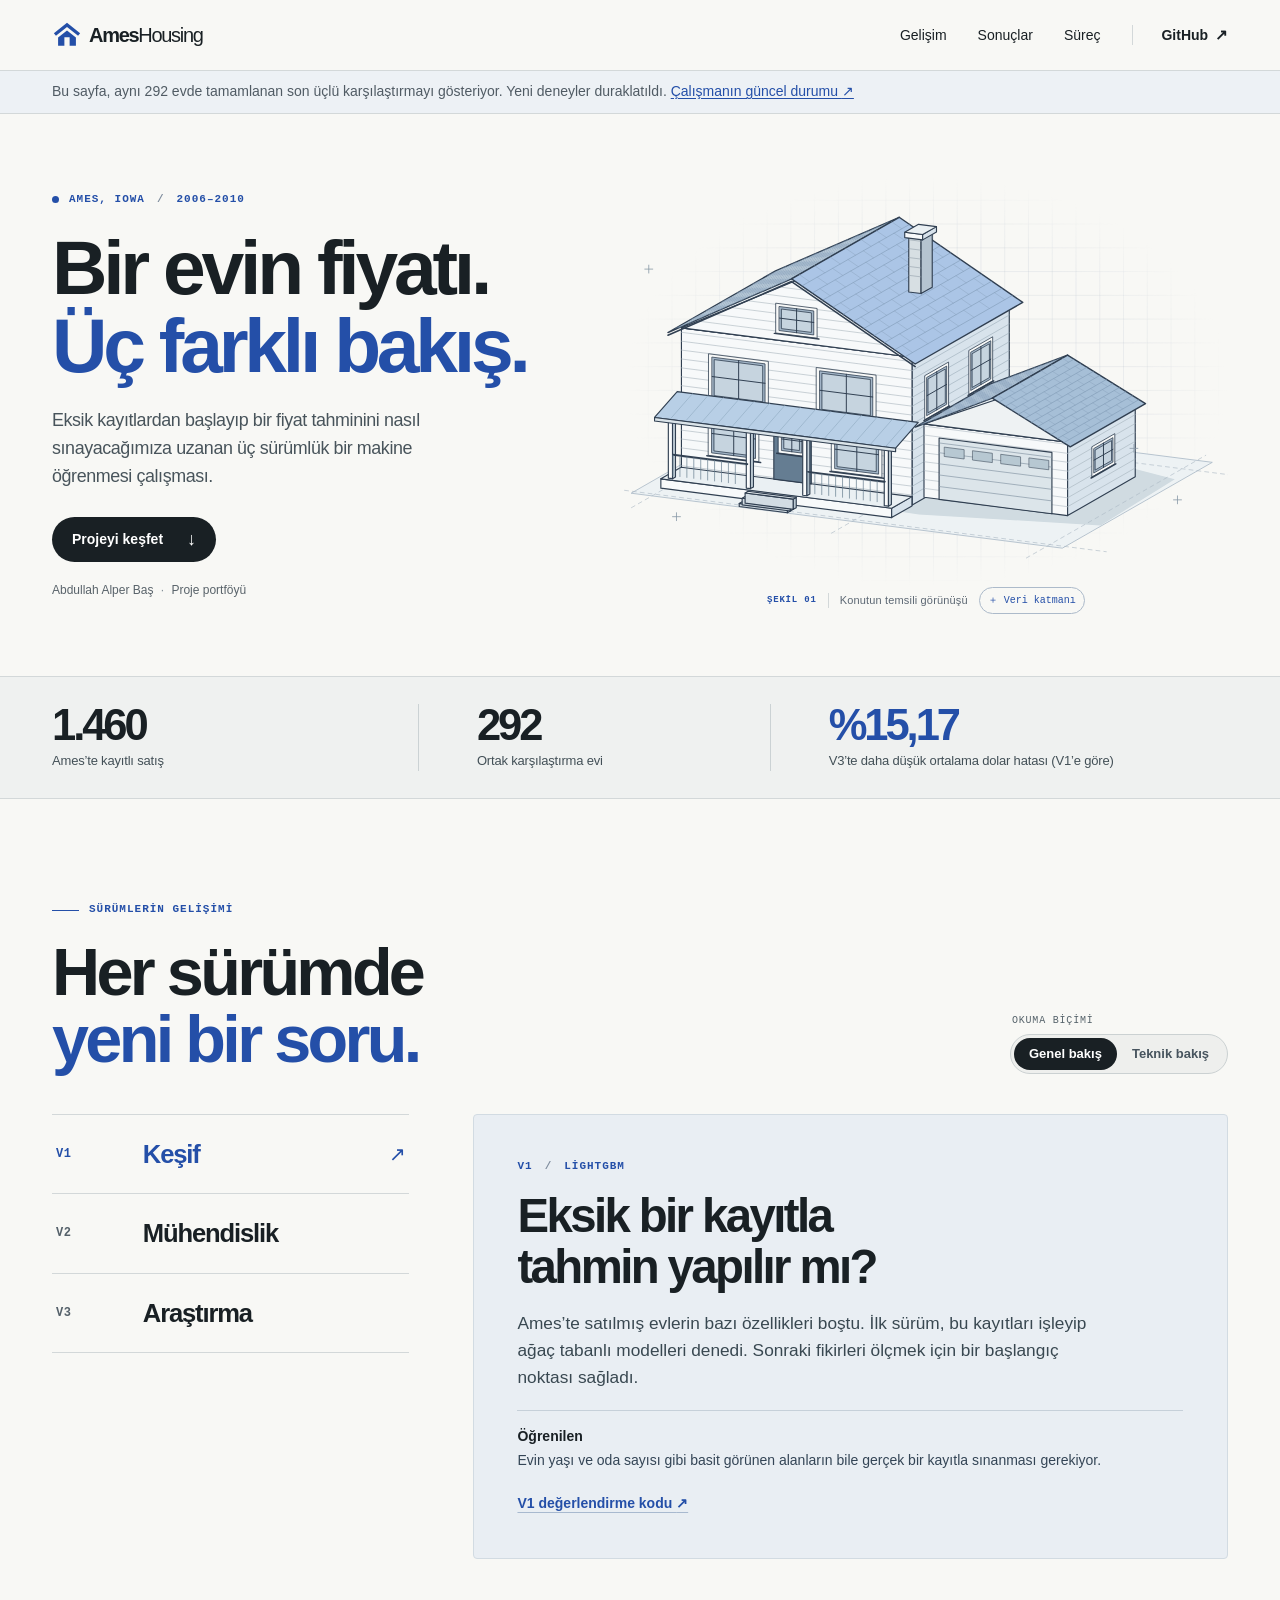
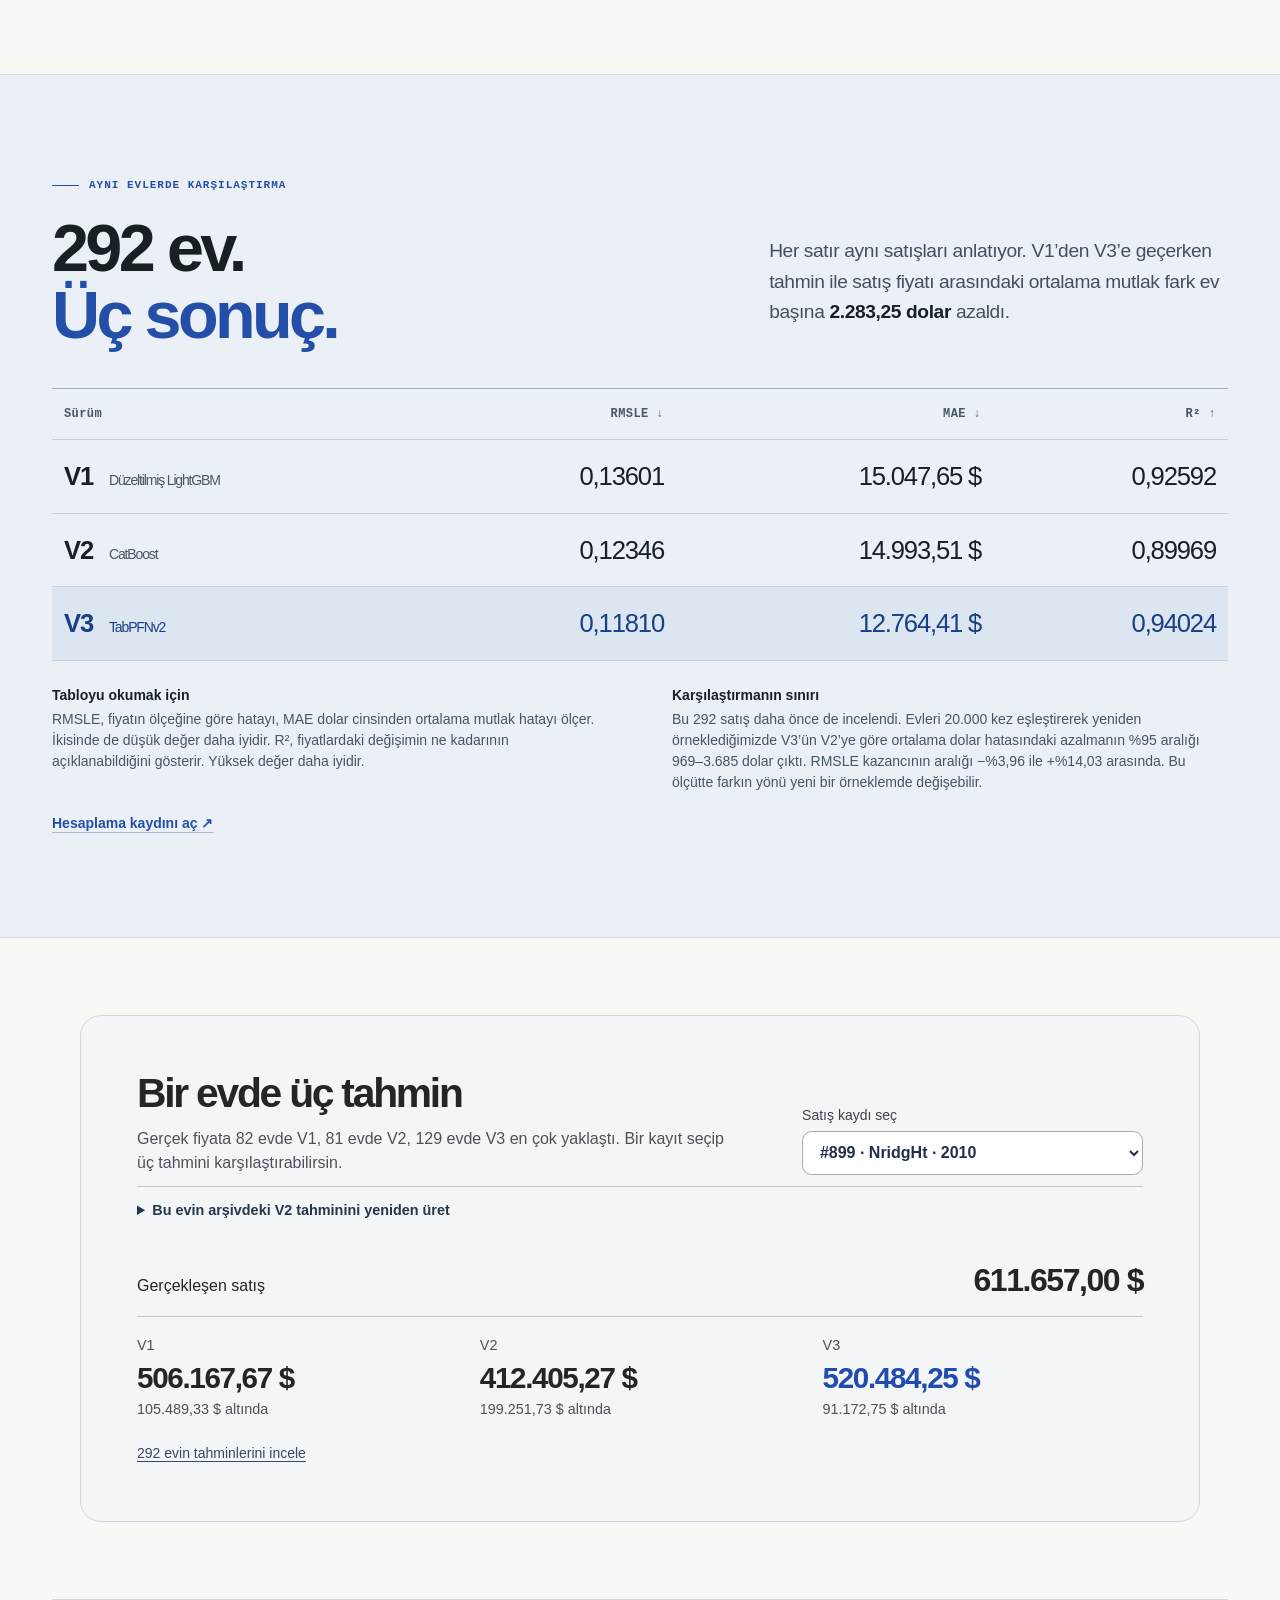
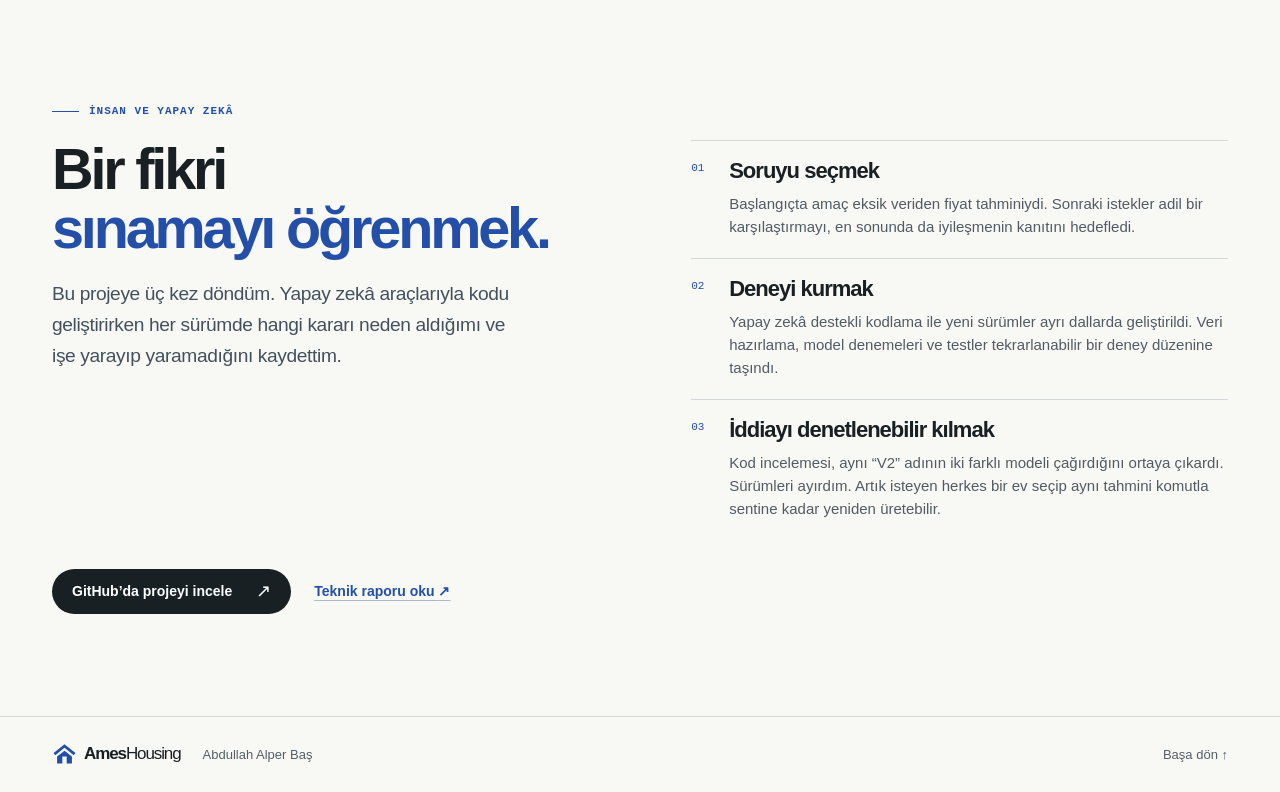
<file: docs/index.html>
<!doctype html>
<html lang="tr">
<head>
  <meta charset="utf-8"><meta name="viewport" content="width=device-width,initial-scale=1">
  <meta name="theme-color" content="#f8f8f5">
  <meta name="description" content="Abdullah Alper Baş’ın Ames Housing vaka çalışması. Aynı 292 satışta üç nesil fiyat tahmin modelini sonuçları, deneyleri ve kararlarıyla karşılaştırın.">
  <meta property="og:title" content="Ames Housing · Bir evin fiyatı. Üç farklı bakış."><meta property="og:description" content="Abdullah Alper Baş’ın üç sürümlük makine öğrenmesi vaka çalışması."><meta property="og:type" content="website">
  <link rel="canonical" href="https://duayenalper.github.io/ames-housing-price-prediction/">
  <meta property="og:url" content="https://duayenalper.github.io/ames-housing-price-prediction/">
  <meta property="og:locale" content="tr_TR">
  <meta property="og:image" content="https://duayenalper.github.io/ames-housing-price-prediction/portfolio-preview.png">
  <meta property="og:image:width" content="1200">
  <meta property="og:image:height" content="630">
  <meta property="og:image:alt" content="Ames Housing. Bir evin fiyatı, üç farklı bakış. Abdullah Alper Baş’ın portföyü ve bir Ames evinin mimari çizimi.">
  <meta name="twitter:card" content="summary_large_image">
  <noscript><style>html .reading{display:none}html .technical{display:block}.stage-panel .technical{margin-top:1rem;border-top:1px solid #c6d0d9}</style></noscript>
  <title>Ames Housing — Abdullah Alper Baş</title>
  <link rel="icon" type="image/svg+xml" href="./mark.svg"><link rel="stylesheet" href="./style.css">
  <script defer src="./site.js"></script><script defer src="./case-study.js"></script>
</head>
<body>
  <a class="skip" href="#icerik">İçeriğe geç</a>
  <header class="site-head"><div class="wrap head-inner">
    <a class="brand" href="#icerik" aria-label="Ames Housing, başlangıç"><img src="./mark.svg" width="30" height="30" alt=""> Ames<span>Housing</span></a>
    <nav aria-label="Ana menü"><a href="#gelisim">Gelişim</a><a href="#sonuclar">Sonuçlar</a><a href="#surec">Süreç</a></nav>
    <a class="repo" href="https://github.com/duayenalper/ames-housing-price-prediction/tree/ad18630fc5a074538049aa80a4d19203d7d0d211">GitHub <span aria-hidden="true">↗</span></a>
  </div></header>
  <aside class="archive-note" aria-label="Karşılaştırmanın sürümü"><p class="wrap">Bu sayfa, aynı 292 evde tamamlanan son üçlü karşılaştırmayı gösteriyor. Yeni deneyler duraklatıldı. <a href="https://github.com/duayenalper/ames-housing-price-prediction/blob/v3/DEVAM.md">Çalışmanın güncel durumu <span aria-hidden="true">↗</span></a></p></aside>
  <main id="icerik">
    <section class="wrap hero" aria-labelledby="hero-title">
      <div class="hero-copy"><p class="overline"><span class="dot"></span> Ames, Iowa <span class="slash">/</span> 2006–2010</p>
        <h1 id="hero-title">Bir evin fiyatı.<br><em>Üç farklı bakış.</em></h1>
        <p class="lead">Eksik kayıtlardan başlayıp bir fiyat tahminini nasıl sınayacağımıza uzanan üç sürümlük bir makine öğrenmesi çalışması.</p>
        <a class="button" href="#gelisim">Projeyi keşfet <span aria-hidden="true">↓</span></a>
        <p class="byline">Abdullah Alper Baş <span>·</span> Proje portföyü</p>
      </div>
      <figure class="house"><div class="plate"><img src="./ames-house.svg" width="610" height="415" alt="Verandası, eğimli çatısı ve garajı olan iki katlı bir evin özgün mimari çizimi."><svg class="data-layer" viewBox="0 0 610 415" aria-hidden="true" hidden>
        <g><path d="M137 143 94 89H20"/><circle cx="137" cy="143" r="4"/><text x="20" y="80">Yapım yılı</text></g>
        <g><path d="M329 191 384 127h84"/><circle cx="329" cy="191" r="4"/><text x="389" y="118">Yaşam alanı</text></g>
        <g><path d="m399 284 69 44h92"/><circle cx="399" cy="284" r="4"/><text x="470" y="320">Garaj alanı</text></g>
        </svg><span class="sr-only layer-description" hidden>Üç örnek özellik işaretlendi. Yapım yılı, yaşam alanı ve garaj alanı.</span></div><figcaption><span class="figure-code">ŞEKİL 01</span> Konutun temsili görünüşü<button class="layer-toggle" type="button" aria-pressed="false" hidden><span aria-hidden="true">＋</span> Veri katmanı</button></figcaption></figure>
    </section>
    <div class="stat-band"><div class="wrap stats">
      <div><strong>1.460</strong><span>Ames’te kayıtlı satış</span></div>
      <div><strong>292</strong><span>Ortak karşılaştırma evi</span></div>
      <div><strong class="accent">%15,17</strong><span>V3’te daha düşük ortalama dolar hatası <small>(V1’e göre)</small></span></div>
    </div></div>
    <section class="wrap section" id="gelisim" aria-labelledby="journey-title">
      <p class="overline"><i></i> Sürümlerin gelişimi</p>
      <div class="section-heading"><h2 id="journey-title">Her sürümde<br><em>yeni bir soru.</em></h2>
        <fieldset class="reading"><legend>Okuma biçimi</legend><div><label><input type="radio" name="reading" value="story" checked><span>Genel bakış</span></label><label><input type="radio" name="reading" value="technical"><span>Teknik bakış</span></label></div></fieldset>
      </div>
      <div class="journey"><div class="version-menu" aria-label="Sürümler">
        <a class="stage-link selected" href="#v1-detail" data-version="1"><span class="vno">V1</span><span>Keşif</span><span class="stage-arrow" aria-hidden="true">↗</span></a>
        <a class="stage-link" href="#v2-detail" data-version="2"><span class="vno">V2</span><span>Mühendislik</span><span class="stage-arrow" aria-hidden="true">↗</span></a>
        <a class="stage-link" href="#v3-detail" data-version="3"><span class="vno">V3</span><span>Araştırma</span><span class="stage-arrow" aria-hidden="true">↗</span></a>
      </div><div class="stage-panels">
        <article class="stage-panel" id="v1-detail"><p class="overline">V1 <span class="slash">/</span> LightGBM</p><h3>Eksik bir kayıtla<br>tahmin yapılır mı?</h3>
          <div class="story"><p>Ames’te satılmış evlerin bazı özellikleri boştu. İlk sürüm, bu kayıtları işleyip ağaç tabanlı modelleri denedi. Sonraki fikirleri ölçmek için bir başlangıç noktası sağladı.</p><p class="finding"><b>Öğrenilen</b> Evin yaşı ve oda sayısı gibi basit görünen alanların bile gerçek bir kayıtla sınanması gerekiyor.</p></div>
          <div class="technical"><p>Tabloda ilk sürümün düzeltilmiş ağaç modellerini ölçtük. Evleri önce ayırdık, gerçek satış yılıyla yaşı hesapladık ve yatak odalarının iki kez sayılmasını giderdik. Beş katlı doğrulama LightGBM’yi seçti.</p><p class="finding"><b>Ölçüm</b> 292 evde RMSLE 0,13601 ve MAE 15.047,65 $.</p></div>
          <a class="text-link" href="https://github.com/duayenalper/ames-housing-price-prediction/blob/ad18630fc5a074538049aa80a4d19203d7d0d211/ames-v2/compare_v1_v2.py">V1 değerlendirme kodu <span aria-hidden="true">↗</span></a>
        </article>
        <article class="stage-panel" id="v2-detail"><p class="overline">V2 <span class="slash">/</span> CatBoost</p><h3>Modelleri nasıl adil<br>karşılaştırırız?</h3>
          <div class="story"><p>Dört model aynı eğitim düzeninden geçti. Her denemede fiyatı saklanan evlerin bilgisi ayrı tutuldu. Böylece sonuçların ne kadarının model tercihinden geldiği daha iyi görüldü.</p><p class="finding"><b>Öğrenilen</b> Ev başına ortalama dolar hatası V1’e göre 54,15 dolar azaldı. Bazı pahalı evlerde sapma büyüdüğü için R² geriledi.</p></div>
          <div class="technical"><p>XGBoost, LightGBM, CatBoost ve Ridge için Optuna model başına 20 deneme yaptı. Her katın dönüşümleri yalnızca eğitim evlerinden öğrenildi. Beş katlı deneyde seçilen CatBoost, sitedeki ve V2 tahmin komutundaki fiyatı üretir.</p><p class="finding"><b>Ölçüm</b> V1’e göre RMSLE %9,23 azaldı. Dolar ölçeğinde R² 0,02623 puan düştü.</p></div>
          <a class="text-link" href="https://github.com/duayenalper/ames-housing-price-prediction/blob/ad18630fc5a074538049aa80a4d19203d7d0d211/ames-v2/README.md">V2 deney raporu <span aria-hidden="true">↗</span></a>
        </article>
        <article class="stage-panel" id="v3-detail"><p class="overline">V3 <span class="slash">/</span> TabPFNv2</p><h3>İyileşmeye ne kadar<br>güvenebiliriz?</h3>
          <div class="story"><p>Başarı ölçütü deneyden önce yazıldı. Modeller farklı eğitim bölmelerinde tekrar sınandı. Tek tek evlerdeki sapmalar, mahalleler ve daha sonraki bir satış yılı ayrıca incelendi.</p><p class="finding"><b>Öğrenilen</b> Son seçim tek bir modeldi. Bu sürüm, 292 evde üç ölçütte de en iyi sonucu verdi.</p></div>
          <div class="technical"><p>Her iç doğrulama katında karışım ağırlıkları bir yarıda öğrenildi, diğerinde ölçüldü. On dış bölümün dokuzunda ve son seçimde tek TabPFNv2 seçildi. Bu model özgün sütunları kullanır. Özel eksik değer kurallarını ve türetilmiş özellikleri CatBoost ile Ridge adaylarında sınadık.</p><p class="finding"><b>Ölçüm</b> Yayımlanmış V2’ye göre RMSLE %4,34 ve ev başına ortalama mutlak hata 2.229,10 $ azaldı.</p></div>
          <a class="text-link" href="https://github.com/duayenalper/ames-housing-price-prediction/blob/ad18630fc5a074538049aa80a4d19203d7d0d211/ames-v3/protocol.md">V3 deney protokolü <span aria-hidden="true">↗</span></a>
        </article>
      </div></div>
    </section>
    <section class="results" id="sonuclar" aria-labelledby="results-title"><div class="wrap section">
      <p class="overline"><i></i> Aynı evlerde karşılaştırma</p>
      <div class="result-header"><h2 id="results-title">292 ev.<br><em>Üç sonuç.</em></h2><p>Her satır aynı satışları anlatıyor. V1’den V3’e geçerken tahmin ile satış fiyatı arasındaki ortalama mutlak fark ev başına <strong>2.283,25 dolar</strong> azaldı.</p></div>
      <div class="table-shell"><table><caption class="sr-only">Aynı 292 evde üç sürümün model, RMSLE, MAE ve R² sonuçları</caption><thead><tr><th scope="col">Sürüm</th><th scope="col">RMSLE <span>↓</span></th><th scope="col">MAE <span>↓</span></th><th scope="col">R² <span>↑</span></th></tr></thead>
        <tbody><tr><th scope="row"><b>V1</b><small>Düzeltilmiş LightGBM</small></th><td>0,13601</td><td>15.047,65 $</td><td>0,92592</td></tr><tr><th scope="row"><b>V2</b><small>CatBoost</small></th><td>0,12346</td><td>14.993,51 $</td><td>0,89969</td></tr><tr class="best"><th scope="row"><b>V3</b><small>TabPFNv2</small></th><td>0,11810</td><td>12.764,41 $</td><td>0,94024</td></tr></tbody></table></div>
      <div class="reading-note"><p><strong>Tabloyu okumak için</strong> RMSLE, fiyatın ölçeğine göre hatayı, MAE dolar cinsinden ortalama mutlak hatayı ölçer. İkisinde de düşük değer daha iyidir. R², fiyatlardaki değişimin ne kadarının açıklanabildiğini gösterir. Yüksek değer daha iyidir.</p><p><strong>Karşılaştırmanın sınırı</strong> Bu 292 satış daha önce de incelendi. Evleri 20.000 kez eşleştirerek yeniden örneklediğimizde V3’ün V2’ye göre ortalama dolar hatasındaki azalmanın %95 aralığı 969–3.685 dolar çıktı. RMSLE kazancının aralığı −%3,96 ile +%14,03 arasında. Bu ölçütte farkın yönü yeni bir örneklemde değişebilir.</p></div>
      <a class="text-link" href="https://github.com/duayenalper/ames-housing-price-prediction/blob/ad18630fc5a074538049aa80a4d19203d7d0d211/ames-v3/results/three-version-holdout.json">Hesaplama kaydını aç <span aria-hidden="true">↗</span></a>
    </div></section>
    <div class="wrap"><ames-case-study></ames-case-study></div>
    <section class="wrap section process" id="surec" aria-labelledby="process-title"><p class="overline"><i></i> İnsan ve yapay zekâ</p><div class="process-grid"><div><h2 id="process-title">Bir fikri<br><em>sınamayı öğrenmek.</em></h2><p class="process-intro">Bu projeye üç kez döndüm. Yapay zekâ araçlarıyla kodu geliştirirken her sürümde hangi kararı neden aldığımı ve işe yarayıp yaramadığını kaydettim.</p></div><ol class="decisions"><li><h3>Soruyu seçmek</h3><p>Başlangıçta amaç eksik veriden fiyat tahminiydi. Sonraki istekler adil bir karşılaştırmayı, en sonunda da iyileşmenin kanıtını hedefledi.</p></li><li><h3>Deneyi kurmak</h3><p>Yapay zekâ destekli kodlama ile yeni sürümler ayrı dallarda geliştirildi. Veri hazırlama, model denemeleri ve testler tekrarlanabilir bir deney düzenine taşındı.</p></li><li><h3>İddiayı denetlenebilir kılmak</h3><p>Kod incelemesi, aynı “V2” adının iki farklı modeli çağırdığını ortaya çıkardı. Sürümleri ayırdım. Artık isteyen herkes bir ev seçip aynı tahmini komutla sentine kadar yeniden üretebilir.</p></li></ol></div>
      <div class="source-row"><a class="button" href="https://github.com/duayenalper/ames-housing-price-prediction/tree/ad18630fc5a074538049aa80a4d19203d7d0d211">GitHub’da projeyi incele <span aria-hidden="true">↗</span></a><a class="text-link" href="https://github.com/duayenalper/ames-housing-price-prediction/blob/ad18630fc5a074538049aa80a4d19203d7d0d211/ames-v3/README.md">Teknik raporu oku <span aria-hidden="true">↗</span></a></div>
    </section>
  </main>
  <footer><div class="wrap foot"><span class="brand"><img src="./mark.svg" width="25" height="25" alt=""> Ames<span>Housing</span></span><span>Abdullah Alper Baş</span><a href="#icerik">Başa dön ↑</a></div></footer>
</body></html>
</file>
<file: docs/style.css>
:root {
  --paper: #f8f8f5;
  --ink: #192024;
  --grey: #505b64;
  --blue: #244fa8;
  --line: #d3d8d9;
  --mono: ui-monospace,SFMono-Regular,Consolas,'Liberation Mono',monospace;
  --type: Inter,-apple-system,BlinkMacSystemFont,'Segoe UI',Arial,sans-serif;
}

* {
  box-sizing: border-box;
}

html {
  scroll-behavior: smooth;
  scroll-padding-top: 4.8rem;
}

body {
  margin: 0;
  background: var(--paper);
  color: var(--ink);
  font-family: var(--type);
  line-height: 1.5;
  -webkit-font-smoothing: antialiased;
}

.archive-note {
  background: #edf1f5;
  border-bottom: 1px solid var(--line);
  color: var(--grey);
  font-size: .875rem;
}

.archive-note p {
  margin-block: 0;
  padding-block: .65rem;
}

.archive-note a {
  color: var(--blue);
  text-decoration: underline;
  text-underline-offset: .16em;
}

img {
  display: block;
  max-width: 100%;
}

a {
  color: inherit;
  text-decoration: none;
}

button,
input {
  font: inherit;
}

a:focus-visible,
input:focus-visible+span {
  outline: 3px solid #2f64c4;
  outline-offset: 4px;
}

::selection {
  background: #c2d3ef;
  color: #102448;
}

.wrap {
  width: min(1192px,calc(100% - 104px));
  margin-inline: auto;
}

.sr-only,
.skip:not(:focus) {
  clip-path: inset(50%);
  height: 1px;
  width: 1px;
  position: absolute;
  overflow: hidden;
  white-space: nowrap;
}

.skip:focus {
  position: fixed;
  top: .25rem;
  left: .25rem;
  z-index: 20;
  background: #fff;
  padding: .7rem 1rem;
}

.site-head {
  border-bottom: 1px solid var(--line);
}

.head-inner {
  display: flex;
  height: 70px;
  align-items: center;
  gap: 32px;
}

.brand {
  display: inline-flex;
  align-items: center;
  gap: 0;
  font-size: 20px;
  letter-spacing: -.065em;
  font-weight: 730;
  line-height: 1.2;
  white-space: nowrap;
}

.brand img {
  margin-right: 7px;
}

.brand>span {
  font-weight: 410;
}

.head-inner nav {
  display: flex;
  gap: 31px;
  margin-left: auto;
  font-size: 14px;
  font-weight: 500;
}

.head-inner nav a,
.repo,
.text-link,
.foot a {
  transition: color .18s;
}

.head-inner nav a:hover,
.repo:hover,
.foot a:hover {
  color: var(--blue);
}

.repo {
  font-size: 14px;
  line-height: 1.3;
  font-weight: 600;
  border-left: 1px solid var(--line);
  padding-left: 28px;
}

.repo span {
  margin-left: 3px;
  font-size: 1.08em;
}

.hero {
  display: grid;
  grid-template-columns: .94fr 1.06fr;
  align-items: center;
  gap: 36px;
  min-height: clamp(450px,42vw,625px);
  padding-block: 62px;
}

.overline,
.figure-code {
  font-family: var(--mono);
  font-size: 11px;
  line-height: 1.6;
  letter-spacing: .09em;
  text-transform: uppercase;
  font-weight: 600;
}

.overline {
  display: flex;
  align-items: center;
  gap: 10px;
  color: var(--blue);
  margin: 0 0 20px;
}

.slash {
  color: #7d8b9c;
  margin-inline: 2px;
}

.dot {
  width: 7px;
  height: 7px;
  border-radius: 50%;
  background: var(--blue);
}

.overline i {
  display: inline-block;
  width: 27px;
  height: 1px;
  background: currentColor;
}

.hero h1,
h2,
h3,
p,
figure {
  margin: 0;
}

.hero h1,
h2,
.stage-panel h3 {
  font-weight: 570;
  letter-spacing: -.055em;
  line-height: 1.015;
}

.hero h1 {
  font-size: clamp(57px,6vw,88px);
}

h1 em,
h2 em {
  color: var(--blue);
  font-style: normal;
}

.lead {
  font-size: clamp(17px,1.4vw,21px);
  line-height: 1.55;
  color: #48545b;
  max-width: 41ch;
  letter-spacing: -.023em;
  margin: 23px 0 26px;
}

.button {
  display: inline-flex;
  align-items: center;
  justify-content: space-between;
  gap: 24px;
  border-radius: 100px;
  padding: 12px 20px;
  background: var(--ink);
  color: #fff;
  font-size: 14px;
  font-weight: 580;
  transition: background .18s,transform .18s;
}

.button:hover {
  background: var(--blue);
  transform: translateY(-2px);
}

.button span {
  font-weight: 450;
  font-size: 18px;
  line-height: 1;
}

.byline {
  font-size: 12px;
  line-height: 1.4;
  color: #59636a;
  margin-top: 20px;
}

.byline span {
  color: #849098;
  padding-inline: 4px;
}

.house {
  align-self: center;
  min-width: 0;
  position: relative;
}

.plate {
  position: relative;
}

.plate img {
  width: 100%;
  height: auto;
}

.house figcaption {
  display: flex;
  align-items: center;
  justify-content: center;
  gap: 11px;
  color: #5c6773;
  font-size: 11px;
  letter-spacing: .015em;
}

.figure-code {
  font-size: 9px;
  color: var(--blue);
  padding-right: 11px;
  border-right: 1px solid var(--line);
}

.stat-band {
  border-block: 1px solid var(--line);
  background: #eff1f0;
}

.stats {
  display: grid;
  grid-template-columns: 1fr .96fr 1.25fr;
  align-items: stretch;
  padding-block: 27px;
}

.stats>div {
  display: flex;
  flex-direction: column;
  justify-content: center;
  gap: 4px;
  padding-inline: clamp(20px,4.5vw,80px);
  border-left: 1px solid #cbd2d4;
}

.stats>div:first-child {
  padding-left: 0;
  border-left: 0;
}

.stats>div:last-child {
  padding-right: 0;
}

.stats strong {
  font-size: clamp(35px,3.4vw,50px);
  line-height: 1;
  letter-spacing: -.07em;
  font-weight: 575;
  font-variant-numeric: tabular-nums;
}

.accent {
  color: var(--blue);
}

.stats span {
  font-size: 13px;
  color: #435057;
  letter-spacing: -.014em;
}

.stats small {
  white-space: nowrap;
  font-size: inherit;
}

.section {
  padding-block: clamp(68px,8vw,120px);
}

.section h2 {
  font-size: clamp(43px,5.2vw,74px);
}

.section-heading,
.result-header {
  display: flex;
  justify-content: space-between;
  align-items: end;
  gap: 40px;
}

.reading {
  border: 0;
  padding: 0;
  margin: 0;
  min-width: 0;
}

.reading legend {
  font-family: var(--mono);
  font-size: 10px;
  text-transform: uppercase;
  letter-spacing: .08em;
  color: #56636b;
  margin-bottom: 6px;
}

.reading>div {
  display: flex;
  border: 1px solid #cbd1d2;
  border-radius: 30px;
  background: #eeefed;
  padding: 3px;
}

.reading label {
  cursor: pointer;
  position: relative;
}

.reading input {
  position: absolute;
  opacity: 0;
  width: 1px;
  height: 1px;
}

.reading span {
  display: block;
  font-size: 13px;
  line-height: 1.4;
  font-weight: 600;
  color: #47545e;
  padding: 7px 15px;
  border-radius: 24px;
  white-space: nowrap;
}

.reading input:checked+span {
  background: var(--ink);
  color: #fff;
}

.journey {
  display: grid;
  grid-template-columns: .78fr 1.65fr;
  gap: clamp(28px,5vw,80px);
  margin-top: 40px;
  align-items: start;
}

.version-menu {
  border-top: 1px solid var(--line);
}

.stage-link {
  display: grid;
  grid-template-columns: 3em 1fr auto;
  align-items: center;
  gap: 10px;
  padding: 20px 4px;
  border-bottom: 1px solid var(--line);
  font-size: clamp(18px,2vw,27px);
  font-weight: 550;
  letter-spacing: -.045em;
  transition: color .18s;
}

.vno {
  font: 600 12px/1 var(--mono);
  letter-spacing: .04em;
  color: #55616a;
}

.stage-link:hover,
.stage-link.selected,
.stage-link.selected .vno {
  color: var(--blue);
}

.stage-arrow {
  font-size: 20px;
  opacity: 0;
}

.stage-link:hover .stage-arrow,
.stage-link.selected .stage-arrow {
  opacity: 1;
}

.stage-panels {
  min-width: 0;
}

.stage-panel {
  background: #e9eef3;
  border: 1px solid #d2dbe2;
  border-radius: 4px;
  padding: clamp(25px,3.4vw,48px);
  margin-bottom: 12px;
}

.stage-panel .overline {
  margin-bottom: 14px;
}

.stage-panel h3 {
  font-size: clamp(34px,3.7vw,54px);
  line-height: 1.08;
}

.stage-panel .story>p:first-child,
.stage-panel .technical>p:first-child {
  font-size: clamp(16px,1.35vw,19px);
  line-height: 1.55;
  color: #394851;
  margin-top: 18px;
  max-width: 62ch;
}

.finding {
  margin-top: 19px;
  border-top: 1px solid #c6d0d9;
  padding-top: 15px;
  font-size: 14px;
  color: #344556;
}

.finding b,
.reading-note strong {
  display: block;
  color: var(--ink);
  font-weight: 660;
  margin-bottom: 3px;
}

.text-link {
  color: var(--blue);
  display: inline-block;
  font-size: 14px;
  font-weight: 620;
  text-decoration: underline;
  text-decoration-color: #a8b9cf;
  text-underline-offset: 4px;
}

.text-link:hover {
  text-decoration-color: currentColor;
}

.stage-panel .text-link {
  margin-top: 22px;
}

.technical {
  display: none;
}

html[data-reading=technical] .technical {
  display: block;
}

html[data-reading=technical] .story {
  display: none;
}

[hidden] {
  display: none !important;
}

.results {
  background: #eaf0f5;
  border-block: 1px solid #d3dce2;
}

.result-header {
  align-items: center;
}

.result-header>p,
.process-intro {
  font-size: clamp(16px,1.5vw,21px);
  line-height: 1.6;
  max-width: 43ch;
  color: #42515d;
  letter-spacing: -.02em;
}

.result-header>p {
  width: 50%;
}

.result-header strong {
  font-weight: 650;
  color: var(--ink);
}

.table-shell {
  margin-top: 38px;
  border-top: 1px solid #9eafbd;
}

table {
  border-collapse: collapse;
  width: 100%;
  font-variant-numeric: tabular-nums;
}

th,
td {
  text-align: right;
  padding: 17px 12px;
  border-bottom: 1px solid #c5d0da;
}

th:first-child,
td:first-child {
  text-align: left;
}

thead th {
  font: 600 12px/1.4 var(--mono);
  letter-spacing: .035em;
  color: #46576a;
}

thead span {
  color: #536882;
}

tbody th b {
  margin-right: 16px;
}

tbody th small {
  color: #4b5864;
  font-size: 14px;
  font-weight: 420;
}

tbody td,
tbody th {
  font-size: clamp(17px,2vw,27px);
  letter-spacing: -.045em;
  font-weight: 520;
}

.best {
  background: #dce6f0;
  color: #193f86;
}

.best b,
.best small {
  color: inherit;
}

.reading-note {
  display: grid;
  grid-template-columns: 1fr 1fr;
  gap: clamp(25px,5vw,80px);
  margin: 24px 0 18px;
  font-size: 14px;
  color: #465664;
}

.process {
  border-top: 1px solid var(--line);
}

.process-grid {
  display: grid;
  grid-template-columns: 1fr 1fr;
  gap: clamp(30px,8vw,130px);
}

.process .section-heading {
  align-items: start;
}

.process h2 {
  font-size: clamp(42px,4.5vw,66px);
}

.process-intro {
  margin-top: 22px;
}

.decisions {
  margin: 0;
  padding: 0;
  list-style: none;
  counter-reset: decision;
}

.decisions li {
  border-top: 1px solid var(--line);
  padding: 16px 0 20px 38px;
  position: relative;
  counter-increment: decision;
}

.decisions li:before {
  content: counter(decision,decimal-leading-zero);
  position: absolute;
  left: 0;
  top: 22px;
  font: 11px/1 var(--mono);
  color: var(--blue);
}

.decisions h3 {
  font-size: 22px;
  line-height: 1.25;
  letter-spacing: -.045em;
  font-weight: 600;
}

.decisions p {
  font-size: 15px;
  color: var(--grey);
  line-height: 1.55;
  margin-top: 7px;
}

.source-row {
  display: flex;
  gap: 23px;
  align-items: center;
  flex-wrap: wrap;
  margin-top: 28px;
}

.foot {
  display: flex;
  align-items: center;
  gap: 22px;
  padding-block: 25px;
  color: #536067;
  font-size: 13px;
}

.foot .brand {
  font-size: 17px;
  color: var(--ink);
}

.foot a {
  margin-left: auto;
}

footer {
  border-top: 1px solid var(--line);
}

@media (min-width: 1350px) {
  .hero {
    gap: 45px;
  }

  .house {
    margin-right: -15px;
  }
}

@media (max-width: 900px) {
  .wrap {
    width: calc(100% - 64px);
  }

  .hero {
    gap: 18px;
    grid-template-columns: 1fr 1fr;
  }

  .hero h1 {
    font-size: clamp(46px,6.7vw,61px);
  }

  .hero .lead {
    font-size: 16px;
  }

  .stats>div {
    padding-inline: 22px;
  }

  .journey {
    grid-template-columns: .72fr 1.4fr;
    gap: 28px;
  }

  .stage-link {
    grid-template-columns: 2.1em 1fr auto;
    gap: 4px;
  }

  .process-grid {
    gap: 35px;
  }
}

@media (max-width: 680px) {
  html {
    scroll-padding-top: 18px;
  }

  .wrap {
    width: calc(100% - 36px);
  }

  .head-inner {
    height: 58px;
    gap: 0;
  }

  .brand {
    font-size: 18px;
  }

  .brand img {
    width: 24px;
    height: 24px;
    margin-right: 5px;
  }

  .head-inner nav {
    gap: 14px;
    font-size: 12px;
  }

  .head-inner nav a:last-child {
    display: none;
  }

  .repo {
    font-size: 12px;
    padding-left: 11px;
    margin-left: 11px;
  }

  .hero {
    grid-template-columns: 1fr;
    gap: 4px;
    padding-block: 42px 20px;
  }

  .hero h1 {
    font-size: clamp(47px,10.8vw,68px);
  }

  .hero .overline {
    margin-bottom: 14px;
  }

  .lead {
    margin: 16px 0 19px;
    max-width: 44ch;
  }

  .hero .button {
    padding: 10px 17px;
  }

  .byline {
    margin-top: 13px;
  }

  .house {
    width: min(100%,445px);
    margin: 0 auto;
  }

  .house figcaption {
    margin-top: -4px;
  }

  .stats {
    grid-template-columns: .91fr .95fr 1.3fr;
    padding-block: 16px;
  }

  .stats>div {
    padding-inline: 9px;
    justify-content: start;
  }

  .stats strong {
    font-size: clamp(24px,6.2vw,37px);
  }

  .stats span {
    font-size: 11px;
    line-height: 1.35;
  }

  .stats small {
    display: block;
  }

  .section {
    padding-block: 57px;
  }

  .section .overline {
    margin-bottom: 14px;
  }

  .section-heading,
  .result-header {
    align-items: start;
    flex-direction: column;
    gap: 22px;
  }

  .section h2 {
    font-size: clamp(42px,9vw,59px);
  }

  .reading legend {
    margin-bottom: 4px;
  }

  .journey {
    display: block;
    margin-top: 25px;
  }

  .version-menu {
    display: grid;
    grid-template-columns: .8fr 1.2fr 1fr;
    border-top: 0;
    border-bottom: 1px solid var(--line);
    margin-bottom: 14px;
  }

  .stage-link {
    grid-template-columns: 1fr;
    gap: 6px;
    padding: 9px 4px 10px 0;
    font-size: 15px;
    border-bottom: 2px solid transparent;
  }

  .stage-link.selected {
    border-color: var(--blue);
  }

  .vno {
    font-size: 11px;
  }

  .stage-arrow {
    display: none;
  }

  .stage-panel {
    padding: 24px 21px;
  }

  .stage-panel h3 {
    font-size: 35px;
  }

  .stage-panel .story>p:first-child,
  .stage-panel .technical>p:first-child {
    font-size: 16px;
  }

  .result-header>p {
    width: 100%;
  }

  .table-shell {
    margin-top: 26px;
  }

  th,
  td {
    padding: 11px 5px;
  }

  thead th {
    font-size: 10px;
  }

  tbody td,
  tbody th {
    font-size: clamp(13px,3.6vw,20px);
    letter-spacing: -.05em;
  }

  tbody td {
    white-space: nowrap;
  }

  tbody th b,
  tbody th small {
    display: block;
  }

  tbody th small {
    font-size: 11px;
  }

  .reading-note {
    grid-template-columns: 1fr;
    gap: 14px;
  }

  .process-grid {
    grid-template-columns: 1fr;
    gap: 24px;
  }

  .process-intro {
    margin-top: 16px;
  }

  .foot {
    flex-wrap: wrap;
    gap: 9px 14px;
  }

  .foot>span:nth-child(2) {
    font-size: 11px;
  }

  .foot a {
    font-size: 11px;
  }

  .overline {
    font-size: 10px;
  }

  .source-row {
    gap: 16px;
  }
}

@media (max-width: 355px) {
  .wrap {
    width: calc(100% - 24px);
  }

  .head-inner nav {
    gap: 8px;
  }

  .repo {
    padding-left: 8px;
    margin-left: 8px;
  }

  .stage-link {
    font-size: 14px;
  }

  .stats>div {
    padding-inline: 6px;
  }
}

@media (prefers-reduced-motion: reduce) {
  html {
    scroll-behavior: auto;
  }

  *,
  *:before,
  *:after {
    transition: none !important;
    animation: none !important;
  }
}

.data-layer {
  position: absolute;
  inset: 0;
  width: 100%;
  height: 100%;
  pointer-events: none;
  color: var(--blue);
}

.data-layer path {
  fill: none;
  stroke: currentColor;
  stroke-width: 1.3;
}

.data-layer circle {
  fill: var(--blue);
  stroke: #fff;
  stroke-width: 1.5;
}

.data-layer text {
  font: 600 13px var(--mono);
  fill: var(--blue);
  paint-order: stroke;
  stroke: var(--paper);
  stroke-width: 4px;
  stroke-linejoin: round;
}

.layer-toggle {
  background: transparent;
  color: var(--blue);
  border: 1px solid #acbaca;
  border-radius: 30px;
  font-family: var(--mono);
  font-size: 10px;
  line-height: 1.3;
  padding: 6px 8px;
  cursor: pointer;
  white-space: nowrap;
}

.layer-toggle[aria-pressed=true] {
  background: var(--blue);
  color: white;
  border-color: var(--blue);
}

.layer-toggle:focus-visible,
.stage-panel:focus-visible {
  outline: 3px solid var(--blue);
  outline-offset: 3px;
}

.layer-toggle:hover {
  border-color: var(--blue);
}

@media (max-width: 400px) {
  .house figcaption {
    gap: 7px;
    font-size: 10px;
  }

  .figure-code {
    padding-right: 7px;
  }
}
</file>
